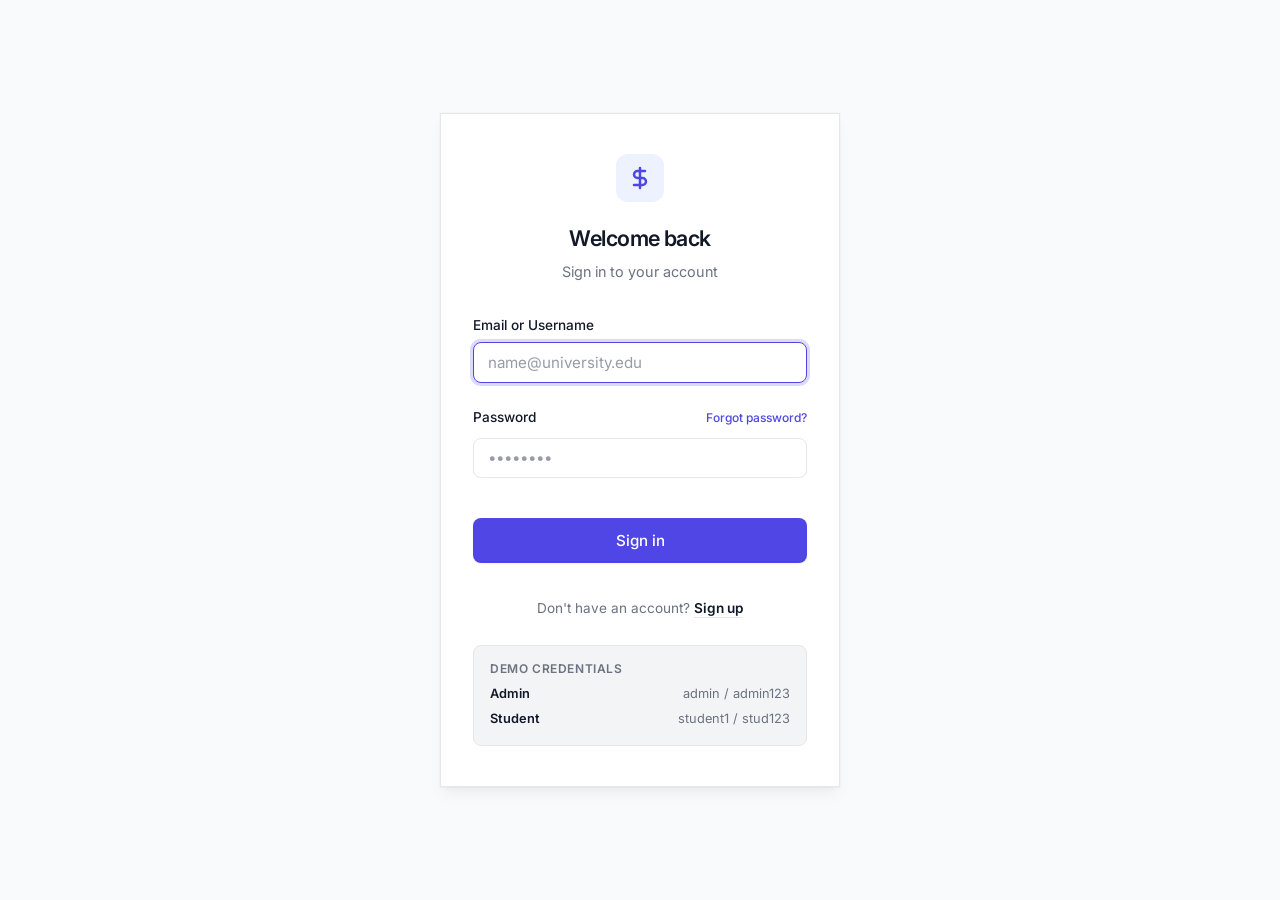
<file: index.html>
<!DOCTYPE html>
<html lang="en">
<head>
    <meta charset="UTF-8">
    <meta name="viewport" content="width=device-width, initial-scale=1.0">
    <title>Login | Intelligent Mess Management</title>
    <meta name="description" content="Login to the Intelligent Mess Management System">
    <link rel="stylesheet" href="assets/css/styles.css">
</head>
<body>
    <div class="auth-layout">
        <div class="auth-box">
            <div style="text-align: center;">
                <div class="auth-logo">
                    <!-- Crisp SVG Icon -->
                    <svg xmlns="http://www.w3.org/-logo" width="24" height="24" viewBox="0 0 24 24" fill="none" stroke="currentColor" stroke-width="2.5" stroke-linecap="round" stroke-linejoin="round"><path d="M12 2v20"/><path d="M17 5H9.5a3.5 3.5 0 0 0 0 7h5a3.5 3.5 0 0 1 0 7H6"/></svg>
                </div>
                <h2 class="auth-title">Welcome back</h2>
                <p class="auth-sub">Sign in to your account</p>
            </div>
            
            <div id="loginError" class="alert alert-danger" style="display:none;margin-bottom:1.5rem">
                <svg width="18" height="18" viewBox="0 0 24 24" fill="none" stroke="currentColor" stroke-width="2" stroke-linecap="round" stroke-linejoin="round"><circle cx="12" cy="12" r="10"/><line x1="12" y1="8" x2="12" y2="12"/><line x1="12" y1="16" x2="12.01" y2="16"/></svg>
                <span id="loginErrorText"></span>
            </div>
            
            <form id="loginForm">
                <div class="form-group mb-2">
                    <label for="username">Email or Username</label>
                    <input type="text" id="username" name="username" placeholder="name@university.edu" required autofocus />
                </div>
                <div class="form-group mb-4">
                    <div class="flex justify-between items-center mb-1">
                        <label for="password" style="margin: 0;">Password</label>
                        <a href="#" onclick="showForgotPassword()" class="text-xs font-medium" style="color:var(--brand-main); text-decoration: none;">Forgot password?</a>
                    </div>
                    <input type="password" id="password" name="password" placeholder="••••••••" required />
                </div>
                
                <button type="submit" class="btn btn-primary w-full" style="padding: 0.75rem; font-size: 0.95rem; margin-top: 0.5rem;">
                    Sign in
                </button>
            </form>
            
            <div style="text-align:center; margin-top: 2rem;">
                <span class="text-muted text-sm">Don't have an account? </span>
                <a href="signup.html" class="text-sm font-semibold" style="color:var(--text-strong); text-decoration: none; border-bottom: 1px solid var(--border-color); padding-bottom: 1px;">Sign up</a>
            </div>
            
            <div class="demo-box mt-6">
                <h4>Demo Credentials</h4>
                <div class="flex justify-between items-center mb-1">
                    <span class="text-strong">Admin</span>
                    <span class="text-muted">admin / admin123</span>
                </div>
                <div class="flex justify-between items-center">
                    <span class="text-strong">Student</span>
                    <span class="text-muted">student1 / stud123</span>
                </div>
            </div>
        </div>
    </div>
    
    <div id="toast-container"></div>
    <script src="assets/js/main.js"></script>
    <script>
    function showForgotPassword() {
        const email = prompt('Enter your registered email:');
        if (!email) return;
        fetch('/api/forgot_password', {
            method:'POST', headers:{'Content-Type':'application/json'}, body:JSON.stringify({email})
        }).then(r=>r.json()).then(res=>showToast(res.message, res.success?'info':'danger'));
    }
    </script>
</body>
</html>
</file>
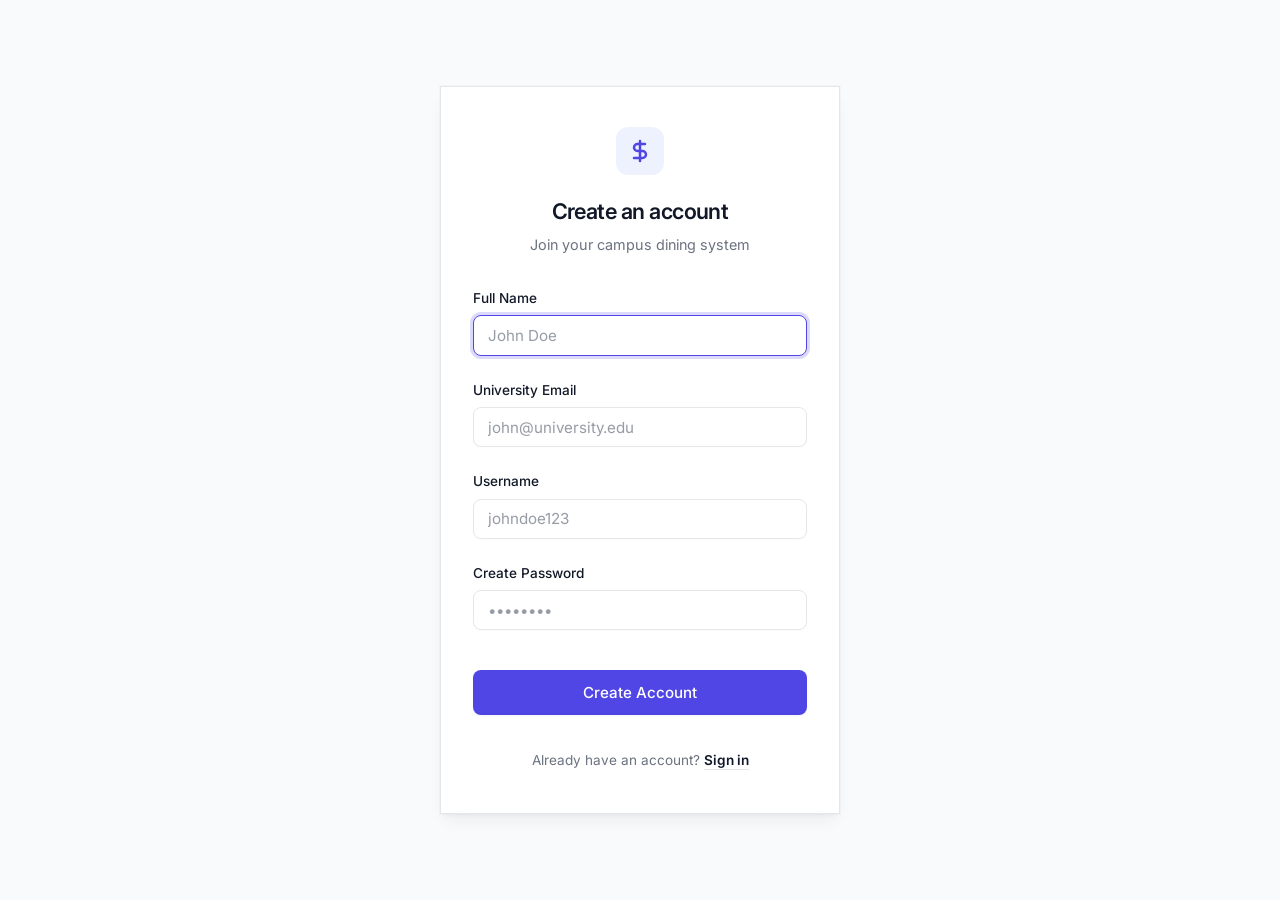
<file: signup.html>
<!DOCTYPE html>
<html lang="en">
<head>
    <meta charset="UTF-8">
    <meta name="viewport" content="width=device-width, initial-scale=1.0">
    <title>Sign Up | Intelligent Mess Management</title>
    <meta name="description" content="Create an account for the Intelligent Mess Management System">
    <link rel="stylesheet" href="assets/css/styles.css">
</head>
<body>
    <div class="auth-layout">
        <div class="auth-box">
            <div style="text-align: center;">
                <div class="auth-logo">
                    <!-- Crisp SVG Icon -->
                    <svg xmlns="http://www.w3.org/2000/svg" width="24" height="24" viewBox="0 0 24 24" fill="none" stroke="currentColor" stroke-width="2.5" stroke-linecap="round" stroke-linejoin="round"><path d="M12 2v20"/><path d="M17 5H9.5a3.5 3.5 0 0 0 0 7h5a3.5 3.5 0 0 1 0 7H6"/></svg>
                </div>
                <h2 class="auth-title">Create an account</h2>
                <p class="auth-sub">Join your campus dining system</p>
            </div>
            
            <div id="signupError" class="alert alert-danger" style="display:none;margin-bottom:1.5rem">
                <svg width="18" height="18" viewBox="0 0 24 24" fill="none" stroke="currentColor" stroke-width="2" stroke-linecap="round" stroke-linejoin="round"><circle cx="12" cy="12" r="10"/><line x1="12" y1="8" x2="12" y2="12"/><line x1="12" y1="16" x2="12.01" y2="16"/></svg>
                <span id="signupErrorText"></span>
            </div>
            
            <form id="signupForm">
                <div class="form-group mb-2">
                    <label for="name">Full Name</label>
                    <input type="text" id="name" name="name" placeholder="John Doe" required autofocus />
                </div>
                <div class="form-group mb-2">
                    <label for="email">University Email</label>
                    <input type="email" id="email" name="email" placeholder="john@university.edu" required />
                </div>
                <div class="form-group mb-2">
                    <label for="username">Username</label>
                    <input type="text" id="username" name="username" placeholder="johndoe123" required />
                </div>
                <div class="form-group mb-4">
                    <label for="password">Create Password</label>
                    <input type="password" id="password" name="password" placeholder="••••••••" required minlength="6" />
                </div>
                
                <button type="submit" class="btn btn-primary w-full" style="padding: 0.75rem; font-size: 0.95rem; margin-top: 0.5rem;">
                    Create Account
                </button>
            </form>
            
            <div style="text-align:center; margin-top: 2rem;">
                <span class="text-muted text-sm">Already have an account? </span>
                <a href="index.html" class="text-sm font-semibold" style="color:var(--text-strong); text-decoration: none; border-bottom: 1px solid var(--border-color); padding-bottom: 1px;">Sign in</a>
            </div>
        </div>
    </div>
    
    <div id="toast-container"></div>
    <script src="assets/js/main.js"></script>
</body>
</html>
</file>
<file: assets/css/styles.css>
/* ============================================================
   PREMIUM IMMS APP STYLES (Stripe / Notion Inspired)
   Architecture: Sidebar + Main Content (CSS Grid)
   Palette: Indigo (#6366f1) / Neutral Grays
   Typography: Inter
   ============================================================ */
@import url('https://fonts.googleapis.com/css2?family=Inter:wght@400;500;600;700&display=swap');

:root {
  /* Brand/Primary (Indigo) */
  --brand-main:  #4f46e5;
  --brand-hover: #4338ca;
  --brand-light: #eef2ff;
  --brand-ring:  rgba(79, 70, 229, 0.2);
  
  /* Backgrounds & Surfaces (Light) */
  --bg-app:      #F9FAFB; /* Very soft gray */
  --bg-sidebar:  #FFFFFF;
  --bg-surface:  #FFFFFF;
  --bg-surface2: #F3F4F6;
  
  /* Borders & Shadows */
  --border-color:#E5E7EB;
  --border-hover:#D1D5DB;
  
  /* Soft, diffuse shadows (Premium aesthetic) */
  --shadow-sm:   0 1px 2px 0 rgba(0, 0, 0, 0.05);
  --shadow-md:   0 4px 6px -1px rgba(0, 0, 0, 0.05), 0 2px 4px -2px rgba(0, 0, 0, 0.05), 0 0 0 1px rgba(0,0,0,0.02);
  --shadow-lg:   0 10px 15px -3px rgba(0, 0, 0, 0.05), 0 4px 6px -4px rgba(0, 0, 0, 0.05), 0 0 0 1px rgba(0,0,0,0.02);
  --shadow-button: 0 1px 2px rgba(0,0,0,0.05), inset 0 -1px 0 rgba(0,0,0,0.05);
  --shadow-input:  0 1px 2px rgba(0,0,0,0.02);

  /* Typography */
  --text-strong: #111827; /* Near black */
  --text-main:   #374151; /* Dark gray */
  --text-muted:  #6B7280;
  
  /* Semantic */
  --success:     #059669;
  --success-bg:  #d1fae5;
  --success-ring:rgba(5, 150, 105, 0.2);
  
  --danger:      #dc2626;
  --danger-bg:   #fee2e2;
  --danger-ring: rgba(220, 38, 38, 0.2);
  
  --warning:     #d97706;
  --warning-bg:  #fef3c7;
  
  --info:        #0284c7;
  --info-bg:     #e0f2fe;

  /* Structure */
  --sidebar-w:   260px;
  --header-h:    64px; /* Slimmer header */
  --radius-sm:   6px;
  --radius-md:   8px;
  --radius-lg:   12px;
  
  --trans-fast:  0.15s ease-in-out;
  --trans-smooth:0.3s cubic-bezier(0.4, 0, 0.2, 1);
}

/* ── Dark Mode Overrides ────────────────────────────────── */
[data-theme="dark"] {
  --brand-main:  #6366f1;
  --brand-hover: #818cf8;
  --brand-light: rgba(99, 102, 241, 0.1);

  --bg-app:      #0B0F19; /* Extremely dark, sleek navy/black */
  --bg-sidebar:  #111827;
  --bg-surface:  #111827;
  --bg-surface2: #1F2937;

  --border-color:rgba(255, 255, 255, 0.08);
  --border-hover:rgba(255, 255, 255, 0.15);
  
  --shadow-sm:   0 1px 2px 0 rgba(0,0,0,0.4);
  --shadow-md:   0 4px 6px -1px rgba(0,0,0,0.4), 0 0 0 1px rgba(255,255,255,0.03);
  --shadow-lg:   0 10px 15px -3px rgba(0,0,0,0.5), 0 0 0 1px rgba(255,255,255,0.03);
  --shadow-button: 0 1px 2px rgba(0,0,0,0.3);
  --shadow-input:  0 1px 2px rgba(0,0,0,0.1);

  --text-strong: #F9FAFB;
  --text-main:   #D1D5DB;
  --text-muted:  #9CA3AF;

  --success:     #34d399; 
  --success-bg:  rgba(16, 185, 129, 0.1);
  --danger:      #fb7185;
  --danger-bg:   rgba(225, 29, 72, 0.1);
  --warning:     #fbbf24;
  --warning-bg:  rgba(217, 119, 6, 0.1);
  --info:        #38bdf8;
  --info-bg:     rgba(2, 132, 199, 0.1);
}

/* ── Reset & Baseline ───────────────────────────────────── */
*, *::before, *::after { box-sizing: border-box; margin: 0; padding: 0; }
html { scroll-behavior: smooth; font-size: 16px; }

body {
  font-family: 'Inter', system-ui, -apple-system, sans-serif;
  background-color: var(--bg-app);
  color: var(--text-main);
  line-height: 1.6;
  -webkit-font-smoothing: antialiased;
  -moz-osx-font-smoothing: grayscale;
  transition: background-color var(--trans-smooth), color var(--trans-smooth);
}

/* ── Page Intro Animation ───────────────────────────────── */
@keyframes fadeUpIn {
  0%   { opacity: 0; transform: translateY(10px); }
  100% { opacity: 1; transform: translateY(0); }
}

/* ── App Shell (Sidebar Layout) ─────────────────────────── */
.app-layout {
  display: grid;
  grid-template-columns: var(--sidebar-w) 1fr;
  min-height: 100vh;
}

/* Sidebar */
.sidebar {
  background-color: var(--bg-sidebar);
  border-right: 1px solid var(--border-color);
  display: flex;
  flex-direction: column;
  position: sticky;
  top: 0;
  height: 100vh;
  z-index: 100;
  transition: all var(--trans-smooth);
}
.sidebar-header {
  height: var(--header-h);
  display: flex;
  align-items: center;
  padding: 0 1.5rem;
  font-weight: 700;
  font-size: 1.1rem;
  color: var(--text-strong);
  letter-spacing: -0.02em;
  border-bottom: 1px solid var(--border-color);
}
.sidebar-header span { margin-right: 10px; font-size: 1.25rem; }

.sidebar-nav {
  padding: 1.5rem 1rem;
  display: flex;
  flex-direction: column;
  gap: 0.25rem;
  overflow-y: auto;
  flex: 1;
}
.sidebar-nav a {
  display: flex;
  align-items: center;
  padding: 0.5rem 0.85rem;
  color: var(--text-muted);
  text-decoration: none;
  font-weight: 500;
  font-size: 0.9rem;
  border-radius: var(--radius-md);
  transition: all var(--trans-fast);
}
.sidebar-nav a:hover {
  background-color: var(--bg-surface2);
  color: var(--text-strong);
}
.sidebar-nav a.active {
  background-color: var(--brand-light);
  color: var(--brand-main);
  font-weight: 600;
}
.sidebar-footer {
  padding: 1rem;
  border-top: 1px solid var(--border-color);
}

/* Main Content Area */
.main-wrapper {
  display: flex;
  flex-direction: column;
  min-width: 0;
}

/* Top Header */
.top-header {
  height: var(--header-h);
  background-color: var(--bg-app); /* Matches body */
  padding: 0 2.5rem;
  display: flex;
  align-items: center;
  justify-content: space-between;
  position: sticky;
  top: 0;
  z-index: 90;
}

.mobile-menu-btn {
  display: none;
  background: none; border: none; font-size: 1.5rem;
  color: var(--text-strong); cursor: pointer;
}
.top-actions {
  display: flex;
  align-items: center;
  gap: 1rem;
  margin-left: auto;
}

/* Main Content Container */
.main-content {
  padding: 1.5rem 2.5rem 3rem;
  animation: fadeUpIn 0.3s ease-out both;
  max-width: 1200px; /* Constrained width for readable line lengths */
  width: 100%;
  margin: 0 auto;
}

/* ── Typography & Headers ───────────────────────────────── */
h1, h2, h3, h4, h5 { color: var(--text-strong); font-weight: 600; letter-spacing: -0.025em; line-height: 1.2; }

.page-title {
  font-size: 1.5rem;
  font-weight: 600;
  margin-bottom: 0.5rem;
  color: var(--text-strong);
}
.page-subtitle {
  font-size: 0.95rem;
  color: var(--text-muted);
  margin-bottom: 2rem;
}

/* ── Cards ──────────────────────────────────────────────── */
.card {
  background-color: var(--bg-surface);
  border: 1px solid var(--border-color);
  border-radius: var(--radius-lg);
  padding: 1.5rem;
  margin-bottom: 1.5rem;
  box-shadow: var(--shadow-sm);
  transition: box-shadow var(--trans-fast), transform var(--trans-fast);
}
.card.interactive:hover {
  box-shadow: var(--shadow-md);
  transform: translateY(-2px);
  border-color: var(--border-hover);
}
.card-header {
  margin-bottom: 1.25rem;
  display: flex; justify-content: space-between; align-items: center;
}
.card h3 {
  font-size: 1.1rem;
  font-weight: 600;
}

/* Stats Grid Special Cards */
.stats-grid {
  display: grid;
  grid-template-columns: repeat(auto-fit, minmax(240px, 1fr));
  gap: 1.25rem;
  margin-bottom: 2rem;
}
.stat-card {
  background-color: var(--bg-surface);
  border: 1px solid var(--border-color);
  border-radius: var(--radius-lg);
  padding: 1.5rem;
  box-shadow: var(--shadow-sm);
  display: flex; flex-direction: column;
}
.stat-card .stat-title {
  font-size: 0.85rem; font-weight: 500; color: var(--text-muted);
  margin-bottom: 0.5rem;
}
.stat-card .stat-value {
  font-size: 1.85rem; font-weight: 600; color: var(--text-strong);
  line-height: 1.2; letter-spacing: -0.025em;
}

/* ── Forms ──────────────────────────────────────────────── */
form { display: flex; flex-direction: column; gap: 1rem; }
.form-group { display: flex; flex-direction: column; gap: 0.35rem; }
label {
  font-size: 0.85rem; font-weight: 500;
  color: var(--text-strong);
}
input, select, textarea {
  width: 100%;
  padding: 0.6rem 0.85rem;
  border-radius: var(--radius-md);
  border: 1px solid var(--border-color);
  background-color: var(--bg-surface); /* Matches card bg */
  color: var(--text-strong);
  font-family: inherit; font-size: 0.95rem;
  transition: border-color 0.15s, box-shadow 0.15s;
  box-shadow: var(--shadow-input);
}
input::placeholder, select::placeholder, textarea::placeholder {
  color: var(--text-muted); opacity: 0.7;
}
input:focus, select:focus, textarea:focus {
  outline: none;
  border-color: var(--brand-main);
  box-shadow: 0 0 0 3px var(--brand-ring);
}
input:disabled { background-color: var(--bg-surface2); cursor: not-allowed; color: var(--text-muted); }

/* ── Buttons ────────────────────────────────────────────── */
button, .btn {
  display: inline-flex; align-items: center; justify-content: center; gap: 0.5rem;
  font-family: inherit; font-weight: 500; font-size: 0.9rem;
  padding: 0.6rem 1rem;
  border-radius: var(--radius-md);
  border: 1px solid transparent;
  cursor: pointer;
  transition: all var(--trans-fast);
  white-space: nowrap; outline: none;
  text-decoration: none;
}
/* Primary Button */
button.btn-primary, .btn-primary {
  background-color: var(--brand-main);
  color: #ffffff;
  box-shadow: var(--shadow-button);
}
button.btn-primary:hover, .btn-primary:hover {
  background-color: var(--brand-hover);
}
button.btn-primary:focus-visible, .btn-primary:focus-visible { box-shadow: 0 0 0 3px var(--brand-ring); }
button.btn-primary:active, .btn-primary:active { transform: translateY(1px); }

/* Secondary Button (Outline/Soft) */
button.btn-secondary, .btn-secondary {
  background-color: var(--bg-surface);
  color: var(--text-strong);
  border-color: var(--border-color);
  box-shadow: var(--shadow-sm);
}
button.btn-secondary:hover, .btn-secondary:hover {
  background-color: var(--bg-surface2);
  border-color: var(--border-hover);
}
[data-theme="dark"] button.btn-secondary:hover { background-color: rgba(255,255,255,0.05); }

/* Status Buttons */
button.btn-danger, .btn-danger { background-color: var(--danger); color: white; box-shadow: var(--shadow-button); }
button.btn-danger:hover, .btn-danger:hover { background-color: #b91c1c; } 
button.btn-success, .btn-success { background-color: var(--success); color: white; box-shadow: var(--shadow-button); }
button.btn-success:hover, .btn-success:hover { background-color: #047857; } 

button.btn-sm, .btn-sm { padding: 0.35rem 0.6rem; font-size: 0.8rem; border-radius: var(--radius-sm); }
button.btn-icon { padding: 0.4rem; border-radius: var(--radius-md); background: none; color: var(--text-muted); border: 1px solid transparent; box-shadow: none; }
button.btn-icon:hover { background-color: var(--bg-surface2); color: var(--text-strong); }

/* ── Tables ─────────────────────────────────────────────── */
.table-wrapper {
  overflow-x: auto;
  border-radius: var(--radius-lg);
  border: 1px solid var(--border-color);
  background-color: var(--bg-surface);
  box-shadow: var(--shadow-sm);
}
table {
  width: 100%; border-collapse: collapse; text-align: left;
  font-size: 0.9rem; margin: 0;
}
th {
  background-color: var(--bg-surface);
  color: var(--text-muted);
  font-weight: 500; font-size: 0.75rem; text-transform: uppercase; letter-spacing: 0.05em;
  padding: 1rem 1.25rem;
  border-bottom: 1px solid var(--border-color);
}
td {
  padding: 1rem 1.25rem;
  border-bottom: 1px solid var(--border-color);
  color: var(--text-strong); /* High contrast */
  vertical-align: middle;
}
tr:last-child td { border-bottom: none; }
tbody tr { transition: background-color var(--trans-fast); }
tbody tr:hover { background-color: var(--bg-app); }
.table-danger td { background-color: var(--danger-bg) !important; color: var(--danger) !important; }

/* ── Toolbar & Pagination ───────────────────────────────── */
.table-toolbar { display: flex; align-items: center; justify-content: space-between; gap: 1rem; margin-bottom: 1rem; flex-wrap: wrap; }
.search-input-wrapper { position: relative; display: flex; align-items: center; }
.search-input-wrapper svg { position: absolute; left: 10px; color: var(--text-muted); width: 16px; height: 16px; }
.search-input-wrapper input { padding-left: 36px; border-radius: var(--radius-md); max-width: 280px; }

.pagination { display: flex; justify-content: center; gap: 4px; margin-top: 1.5rem; flex-wrap: wrap; }
.pagination button { min-width: 32px; padding: 0.35rem 0.75rem; font-size: 0.85rem; }

/* ── Badges / Pills ─────────────────────────────────────── */
.badge {
  display: inline-flex; align-items: center; justify-content: center;
  padding: 0.2rem 0.6rem;
  border-radius: 9999px; font-size: 0.75rem; font-weight: 500;
  white-space: nowrap; line-height: 1.2;
}
.badge-success { background-color: var(--success-bg); color: var(--success); }
.badge-danger  { background-color: var(--danger-bg);  color: var(--danger); }
.badge-warning { background-color: var(--warning-bg); color: var(--warning); }
.badge-info    { background-color: var(--info-bg);    color: var(--info); }
.badge-neutral { background-color: var(--bg-surface2); color: var(--text-strong); }

/* ── Status Indicator Dot ────────────────────────────────── */
.status-dot { width: 8px; height: 8px; border-radius: 50%; display: inline-block; margin-right: 6px; }
.status-dot.success { background-color: var(--success); box-shadow: 0 0 0 2px var(--success-bg); }
.status-dot.danger { background-color: var(--danger); box-shadow: 0 0 0 2px var(--danger-bg); }
.status-dot.warning { background-color: var(--warning); box-shadow: 0 0 0 2px var(--warning-bg); }
.status-dot.neutral { background-color: var(--text-muted); box-shadow: 0 0 0 2px var(--bg-surface2); }

/* ── Top Header Controls ────────────────────────────────── */
.dark-toggle {
  background: none; border: 1px solid var(--border-color); color: var(--text-muted); padding: 0.45rem; border-radius: var(--radius-md);
  cursor: pointer; transition: all var(--trans-fast); display: flex; align-items: center; justify-content: center;
}
.dark-toggle:hover { background-color: var(--bg-surface); color: var(--text-strong); }

.profile-dropdown-btn {
  display: flex; align-items: center; gap: 0.5rem; padding: 0.35rem 0.5rem 0.35rem 0.35rem;
  background-color: var(--bg-surface); border: 1px solid var(--border-color); border-radius: 9999px;
  cursor: pointer; transition: all var(--trans-fast); margin-left: 0.5rem;
}
.profile-dropdown-btn:hover { border-color: var(--border-hover); background-color: var(--bg-surface2); }
.avatar-sm { width: 28px; height: 28px; border-radius: 50%; background-color: var(--brand-light); color: var(--brand-main); display: flex; align-items: center; justify-content: center; font-weight: 600; font-size: 0.75rem; }
.profile-name { font-size: 0.85rem; font-weight: 500; color: var(--text-strong); margin-right: 4px; }

/* ── Modals / Dialogs ───────────────────────────────────── */
.modal {
  display: none; position: fixed; inset: 0; z-index: 1000;
  background-color: rgba(17, 24, 39, 0.5); /* #111827 with 50% opacity */
  backdrop-filter: blur(2px);
  animation: fadeIn 0.15s ease-out;
  align-items: center; justify-content: center;
}
@keyframes fadeIn { from{opacity:0} to{opacity:1} }
.modal.open { display: flex; }

.modal-content {
  background-color: var(--bg-surface);
  border: 1px solid var(--border-color);
  border-radius: var(--radius-lg);
  width: 90%; max-width: 480px;
  box-shadow: var(--shadow-lg); position: relative;
  animation: scaleIn 0.2s cubic-bezier(0.16, 1, 0.3, 1);
  display: flex; flex-direction: column; max-height: 90vh;
}
@keyframes scaleIn { from{opacity:0; transform:scale(0.97) translateY(10px)} to{opacity:1; transform:scale(1) translateY(0)} }

.modal-header { padding: 1.25rem 1.5rem; border-bottom: 1px solid var(--border-color); display: flex; justify-content: space-between; align-items: center; }
.modal-header h3 { font-size: 1.1rem; margin: 0; }
.modal-body { padding: 1.5rem; overflow-y: auto; }
.modal-footer { padding: 1.25rem 1.5rem; border-top: 1px solid var(--border-color); background-color: var(--bg-app); border-bottom-left-radius: var(--radius-lg); border-bottom-right-radius: var(--radius-lg); display: flex; justify-content: flex-end; gap: 0.75rem; }

.close {
  background: none; border: none; font-size: 1.25rem; line-height: 1;
  color: var(--text-muted); cursor: pointer; border-radius: var(--radius-sm);
  width: 28px; height: 28px; display: flex; align-items: center; justify-content: center; transition: all var(--trans-fast);
}
.close:hover { background-color: var(--bg-surface2); color: var(--text-strong); }

/* ── Toast / Alerts ─────────────────────────────────────── */
#toast-container { position: fixed; bottom: 1.5rem; right: 1.5rem; z-index: 9999; display: flex; flex-direction: column; gap: 0.75rem; max-width: 380px; }
.toast {
  padding: 1rem 1.25rem; border-radius: var(--radius-md); font-size: 0.9rem; font-weight: 500;
  background-color: var(--bg-surface); border: 1px solid var(--border-color); color: var(--text-strong);
  box-shadow: var(--shadow-lg); animation: slideInUp 0.3s cubic-bezier(0.16, 1, 0.3, 1);
  display: flex; justify-content: space-between; align-items: flex-start; gap: 1rem;
}
.toast-icon { margin-top: 2px; flex-shrink: 0; }
.toast.success .toast-icon { color: var(--success); }
.toast.danger .toast-icon { color: var(--danger); }
.toast.info .toast-icon { color: var(--info); }
.toast-close { cursor:pointer; opacity:0.6; font-size:1.1rem; border:none; background:none; color:inherit; padding: 0 0.2rem; }
.toast-close:hover { opacity: 1; }

.alert {
  padding: 1rem 1.25rem; border-radius: var(--radius-md); margin-bottom: 1.25rem;
  font-weight: 500; font-size: 0.9rem; display: flex; align-items: flex-start; gap: 0.75rem; border: 1px solid transparent;
}
.alert svg { flex-shrink: 0; margin-top: 2px; }
.alert-success { background-color: var(--success-bg); color: var(--success); border-color: var(--success-ring); }
.alert-danger  { background-color: var(--danger-bg);  color: var(--danger);  border-color: var(--danger-ring); }
.alert-info    { background-color: var(--info-bg);    color: var(--info);    border-color: rgba(2,132,199,0.2); }
.alert-warning { background-color: var(--warning-bg); color: var(--warning); border-color: rgba(217,119,6,0.2); }

/* ── Auth Layout (Sleek Single Column) ──────────────────── */
.auth-layout {
  display: flex; min-height: 100vh; background-color: var(--bg-app);
  align-items: center; justify-content: center; padding: 2rem 1rem;
}
.auth-box {
  width: 100%; max-width: 400px; background-color: var(--bg-surface);
  border: 1px solid var(--border-color); border-radius: var(--radius-xl);
  padding: 2.5rem 2rem; box-shadow: var(--shadow-lg); text-align: center;
}
.auth-logo { margin-bottom: 1.5rem; display: inline-flex; align-items: center; justify-content: center; width: 48px; height: 48px; background-color: var(--brand-light); color: var(--brand-main); border-radius: var(--radius-lg); font-size: 1.5rem; }
.auth-title { font-size: 1.35rem; font-weight: 600; margin-bottom: 0.5rem; color: var(--text-strong); letter-spacing: -0.025em; }
.auth-sub { font-size: 0.9rem; color: var(--text-muted); margin-bottom: 2rem; }
.auth-box form { text-align: left; }
.demo-box { background-color: var(--bg-surface2); border-radius: var(--radius-md); padding: 1rem; font-size: 0.8rem; margin-top: 1.5rem; text-align: left; color: var(--text-main); border: 1px solid var(--border-color); }
.demo-box h4 { font-size: 0.75rem; margin-bottom: 0.5rem; color: var(--text-muted); text-transform: uppercase; letter-spacing: 0.05em; font-weight: 600; }

/* ── Typography Utilities ───────────────────────────────── */
.text-muted { color: var(--text-muted); }
.text-strong { color: var(--text-strong); font-weight: 600; }
.text-sm { font-size: 0.85rem; }
.text-xs { font-size: 0.75rem; }
.text-center { text-align: center; }
.text-right { text-align: right; }
.font-medium { font-weight: 500; }
.font-semibold { font-weight: 600; }

/* ── Layout Utilities ───────────────────────────────────── */
.flex { display: flex; }
.flex-col { display: flex; flex-direction: column; }
.items-center { align-items: center; }
.justify-between { justify-content: space-between; }
.justify-center { justify-content: center; }
.justify-end { justify-content: flex-end; }
.gap-1 { gap: 0.25rem; }
.gap-2 { gap: 0.5rem; }
.gap-3 { gap: 0.75rem; }
.gap-4 { gap: 1rem; }
.mt-1 { margin-top: 0.25rem; }
.mt-2 { margin-top: 0.5rem; }
.mt-4 { margin-top: 1rem; }
.mt-6 { margin-top: 1.5rem; }
.mb-1 { margin-bottom: 0.25rem; }
.mb-2 { margin-bottom: 0.5rem; }
.mb-4 { margin-bottom: 1rem; }
.mb-6 { margin-bottom: 1.5rem; }
.w-full { width: 100%; }

/* ── Responsive Architecture ────────────────────────────── */
@media (max-width: 1024px) {
  .app-layout { grid-template-columns: 240px 1fr; }
}
@media (max-width: 768px) {
  .app-layout { grid-template-columns: 1fr; }
  .sidebar { 
    position: fixed; left: -100%; top: 0; bottom: 0; 
    z-index: 1000; width: 260px; box-shadow: var(--shadow-lg);
  }
  .sidebar.open { left: 0; }
  .mobile-menu-btn { display: block; }
  .top-header { padding: 0 1.5rem; }
  .main-content { padding: 1.5rem 1rem; }
}
</file>
